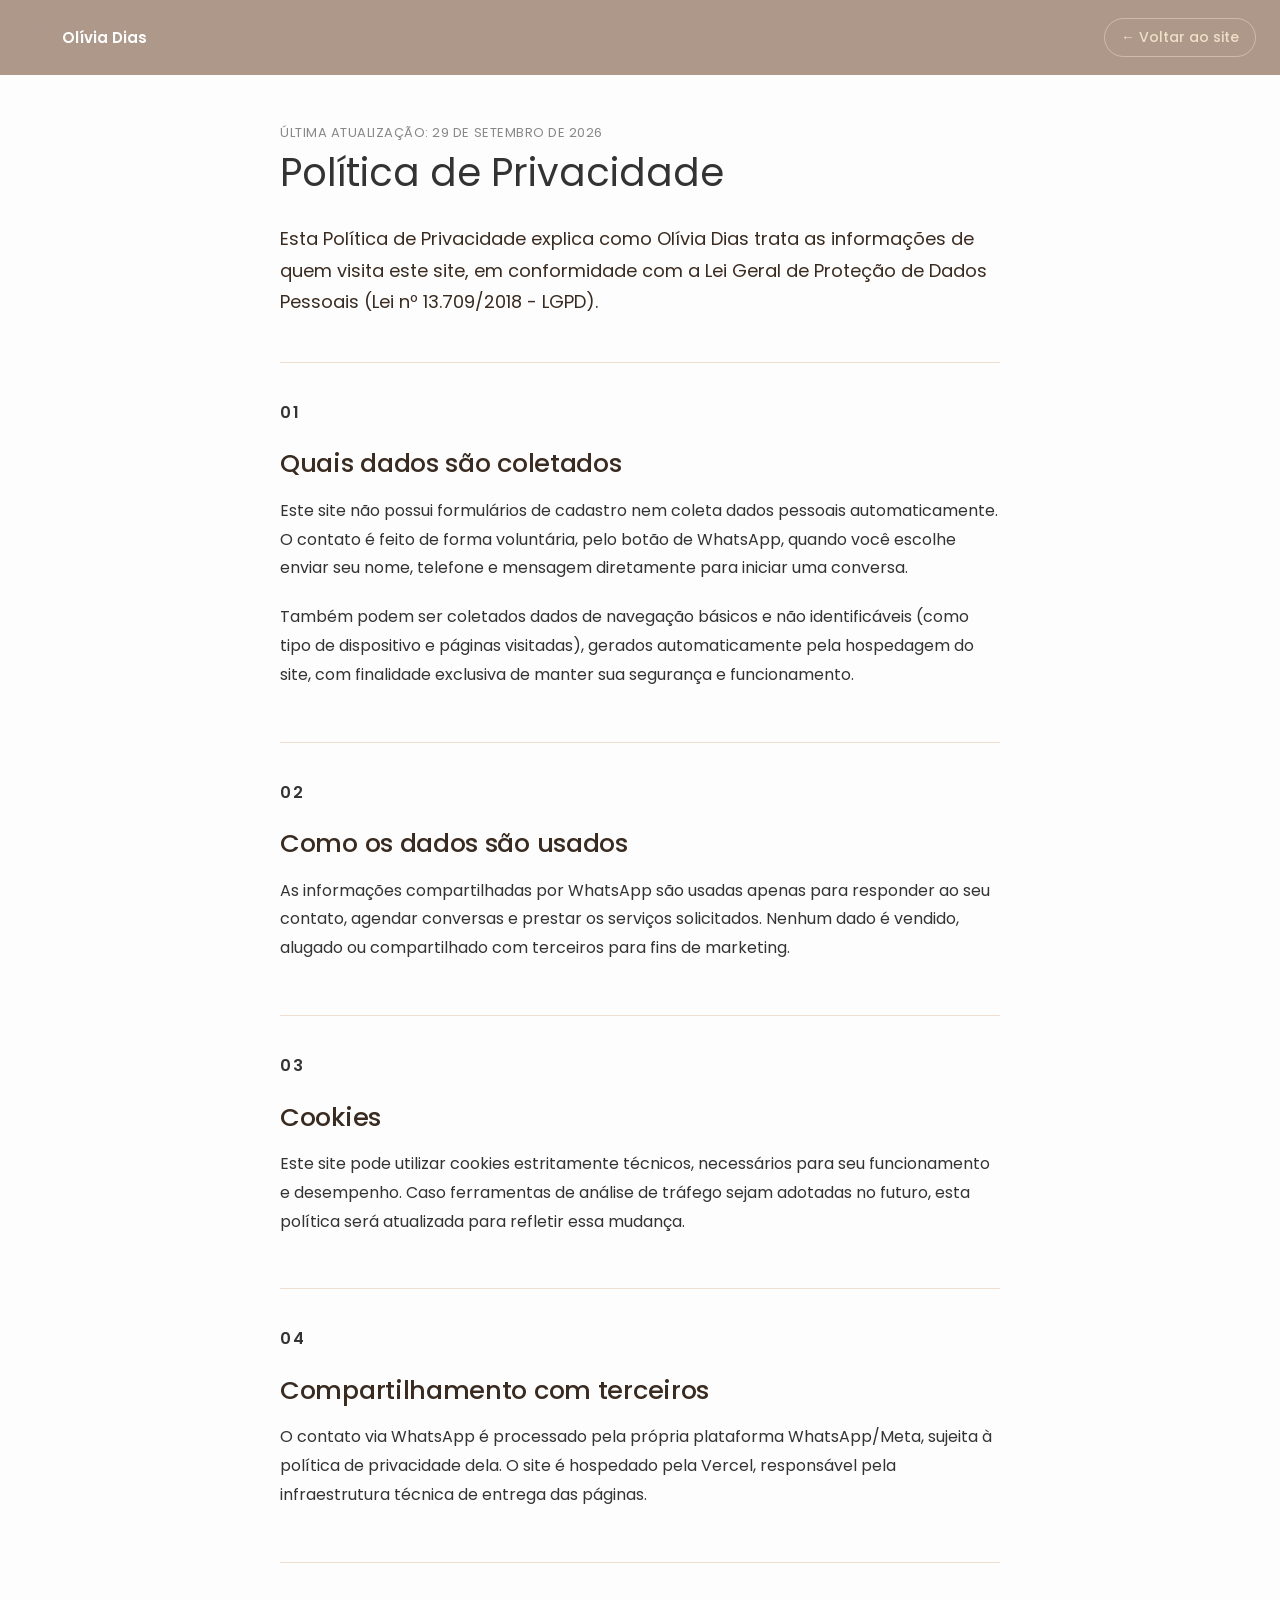
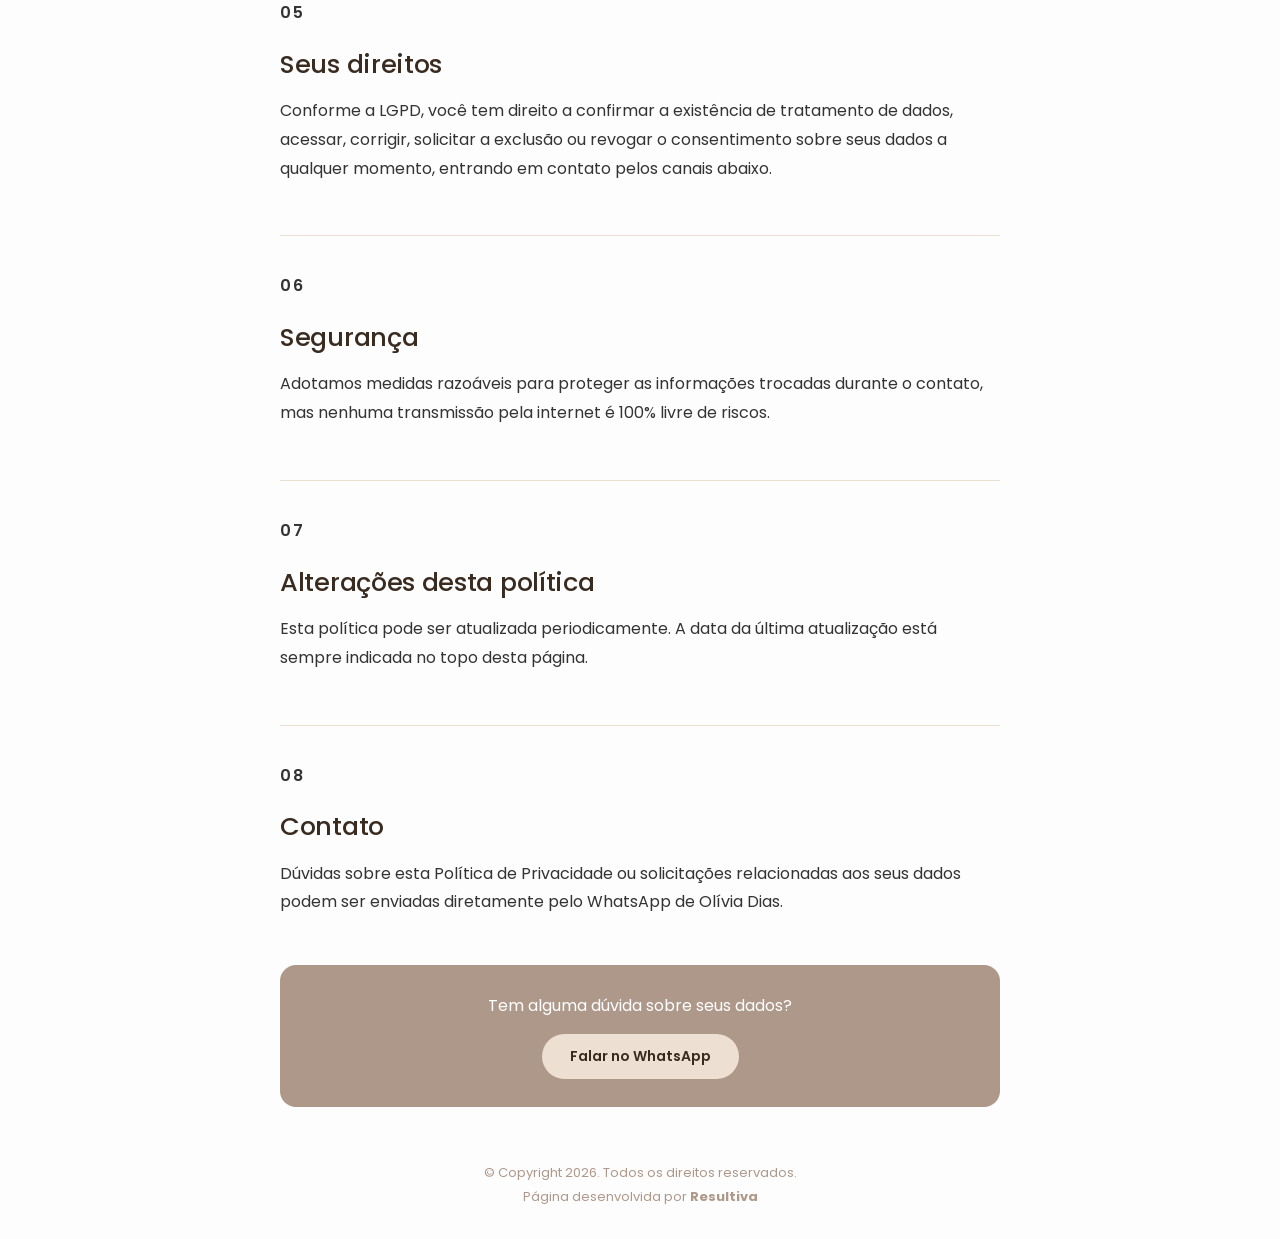
<file: politica-de-privacidade.html>
<!DOCTYPE html>
<html lang="pt-BR"><head>
<meta charset="utf-8"/>
<meta content="width=device-width, initial-scale=1" name="viewport"/>
<meta content="noindex, follow" name="robots"/>
<title>Política de Privacidade | Olívia Dias</title>
<meta content="Política de Privacidade do site de Olívia Dias, pedagoga e especialista em RH." name="description"/>
<link href="/assets/olivia-icon-dark.png" rel="icon" sizes="32x32"/>
<link href="/assets/782b342f846f2900_dxs1xze.css" media="all" rel="stylesheet"/>
<link href="https://fonts.googleapis.com/css2?family=Poppins:wght@300;400;500;600;700&display=swap" rel="stylesheet"/>
<link href="/blog/blog.css" rel="stylesheet"/>
<style>
body.jb-blog-body, .jb-blog-logo, .jb-blog-back, .jb-post-date, .jb-post-cta p, .jb-post-cta-btn, .jb-blog-footer{
  font-family:'Poppins',sans-serif !important;
}
.pp-intro{font-family:'Poppins',sans-serif;font-size:18px;line-height:1.75;color:#3A2B20;}
.pp-sec{margin-top:52px;padding-top:36px;border-top:1px solid #EDE0D3;}
.pp-sec:first-of-type{margin-top:44px;}
.pp-num{
  font-family:'Poppins',sans-serif;font-weight:600;font-size:13px;
  letter-spacing:.14em;text-transform:uppercase;color:#AE988A;
  margin:0 0 10px;
}
.jb-post-content h2.pp-title{
  font-family:'Poppins',sans-serif;font-weight:500;
  font-size:1.6rem;line-height:1.3;letter-spacing:-.3px;
  margin:0 0 16px;color:#3A2B20;
}
.jb-post-content .pp-sec p{font-family:'Poppins',sans-serif;font-size:16px;line-height:1.8;color:#333;}
@media(max-width:600px){
  .pp-intro{font-size:16px;}
  .jb-post-content h2.pp-title{font-size:1.5rem;}
  .pp-sec{margin-top:40px;padding-top:28px;}
}
</style>
</head>
<body class="jb-blog-body">
<header class="jb-blog-header">
<a href="/" class="jb-blog-logo"><img src="/assets/olivia-icon-dark.png" alt="Olívia Dias - Pedagoga e Especialista em RH"/> Olívia Dias</a>
<a href="/" class="jb-blog-back">← Voltar ao site</a>
</header>
<main class="jb-blog-main">
<article class="jb-post">
<p class="jb-post-date">Última atualização: 29 de setembro de 2026</p>
<h1 class="jb-post-title">Política de Privacidade</h1>
<div class="jb-post-content">
<p class="pp-intro">Esta Política de Privacidade explica como Olívia Dias trata as informações de quem visita este site, em conformidade com a Lei Geral de Proteção de Dados Pessoais (Lei nº 13.709/2018 - LGPD).</p>

<section class="pp-sec">
<p class="pp-num">01</p>
<h2 class="pp-title">Quais dados são coletados</h2>
<p>Este site não possui formulários de cadastro nem coleta dados pessoais automaticamente. O contato é feito de forma voluntária, pelo botão de WhatsApp, quando você escolhe enviar seu nome, telefone e mensagem diretamente para iniciar uma conversa.</p>
<p>Também podem ser coletados dados de navegação básicos e não identificáveis (como tipo de dispositivo e páginas visitadas), gerados automaticamente pela hospedagem do site, com finalidade exclusiva de manter sua segurança e funcionamento.</p>
</section>

<section class="pp-sec">
<p class="pp-num">02</p>
<h2 class="pp-title">Como os dados são usados</h2>
<p>As informações compartilhadas por WhatsApp são usadas apenas para responder ao seu contato, agendar conversas e prestar os serviços solicitados. Nenhum dado é vendido, alugado ou compartilhado com terceiros para fins de marketing.</p>
</section>

<section class="pp-sec">
<p class="pp-num">03</p>
<h2 class="pp-title">Cookies</h2>
<p>Este site pode utilizar cookies estritamente técnicos, necessários para seu funcionamento e desempenho. Caso ferramentas de análise de tráfego sejam adotadas no futuro, esta política será atualizada para refletir essa mudança.</p>
</section>

<section class="pp-sec">
<p class="pp-num">04</p>
<h2 class="pp-title">Compartilhamento com terceiros</h2>
<p>O contato via WhatsApp é processado pela própria plataforma WhatsApp/Meta, sujeita à política de privacidade dela. O site é hospedado pela Vercel, responsável pela infraestrutura técnica de entrega das páginas.</p>
</section>

<section class="pp-sec">
<p class="pp-num">05</p>
<h2 class="pp-title">Seus direitos</h2>
<p>Conforme a LGPD, você tem direito a confirmar a existência de tratamento de dados, acessar, corrigir, solicitar a exclusão ou revogar o consentimento sobre seus dados a qualquer momento, entrando em contato pelos canais abaixo.</p>
</section>

<section class="pp-sec">
<p class="pp-num">06</p>
<h2 class="pp-title">Segurança</h2>
<p>Adotamos medidas razoáveis para proteger as informações trocadas durante o contato, mas nenhuma transmissão pela internet é 100% livre de riscos.</p>
</section>

<section class="pp-sec">
<p class="pp-num">07</p>
<h2 class="pp-title">Alterações desta política</h2>
<p>Esta política pode ser atualizada periodicamente. A data da última atualização está sempre indicada no topo desta página.</p>
</section>

<section class="pp-sec">
<p class="pp-num">08</p>
<h2 class="pp-title">Contato</h2>
<p>Dúvidas sobre esta Política de Privacidade ou solicitações relacionadas aos seus dados podem ser enviadas diretamente pelo WhatsApp de Olívia Dias.</p>
</section>
</div>
<div class="jb-post-cta">
<p>Tem alguma dúvida sobre seus dados?</p>
<a class="jb-post-cta-btn" href="https://api.whatsapp.com/send?phone=5521998875924&text=Ol%C3%A1%2C%20tenho%20uma%20d%C3%BAvida%20sobre%20a%20Pol%C3%ADtica%20de%20Privacidade%20do%20site." target="_blank" rel="noopener">Falar no WhatsApp</a>
</div>
</article>
</main>
<footer class="jb-blog-footer">
<p>© Copyright 2026. Todos os direitos reservados.</p>
<p>Página desenvolvida por <strong>Resultiva</strong></p>
</footer>
</body></html>
</file>
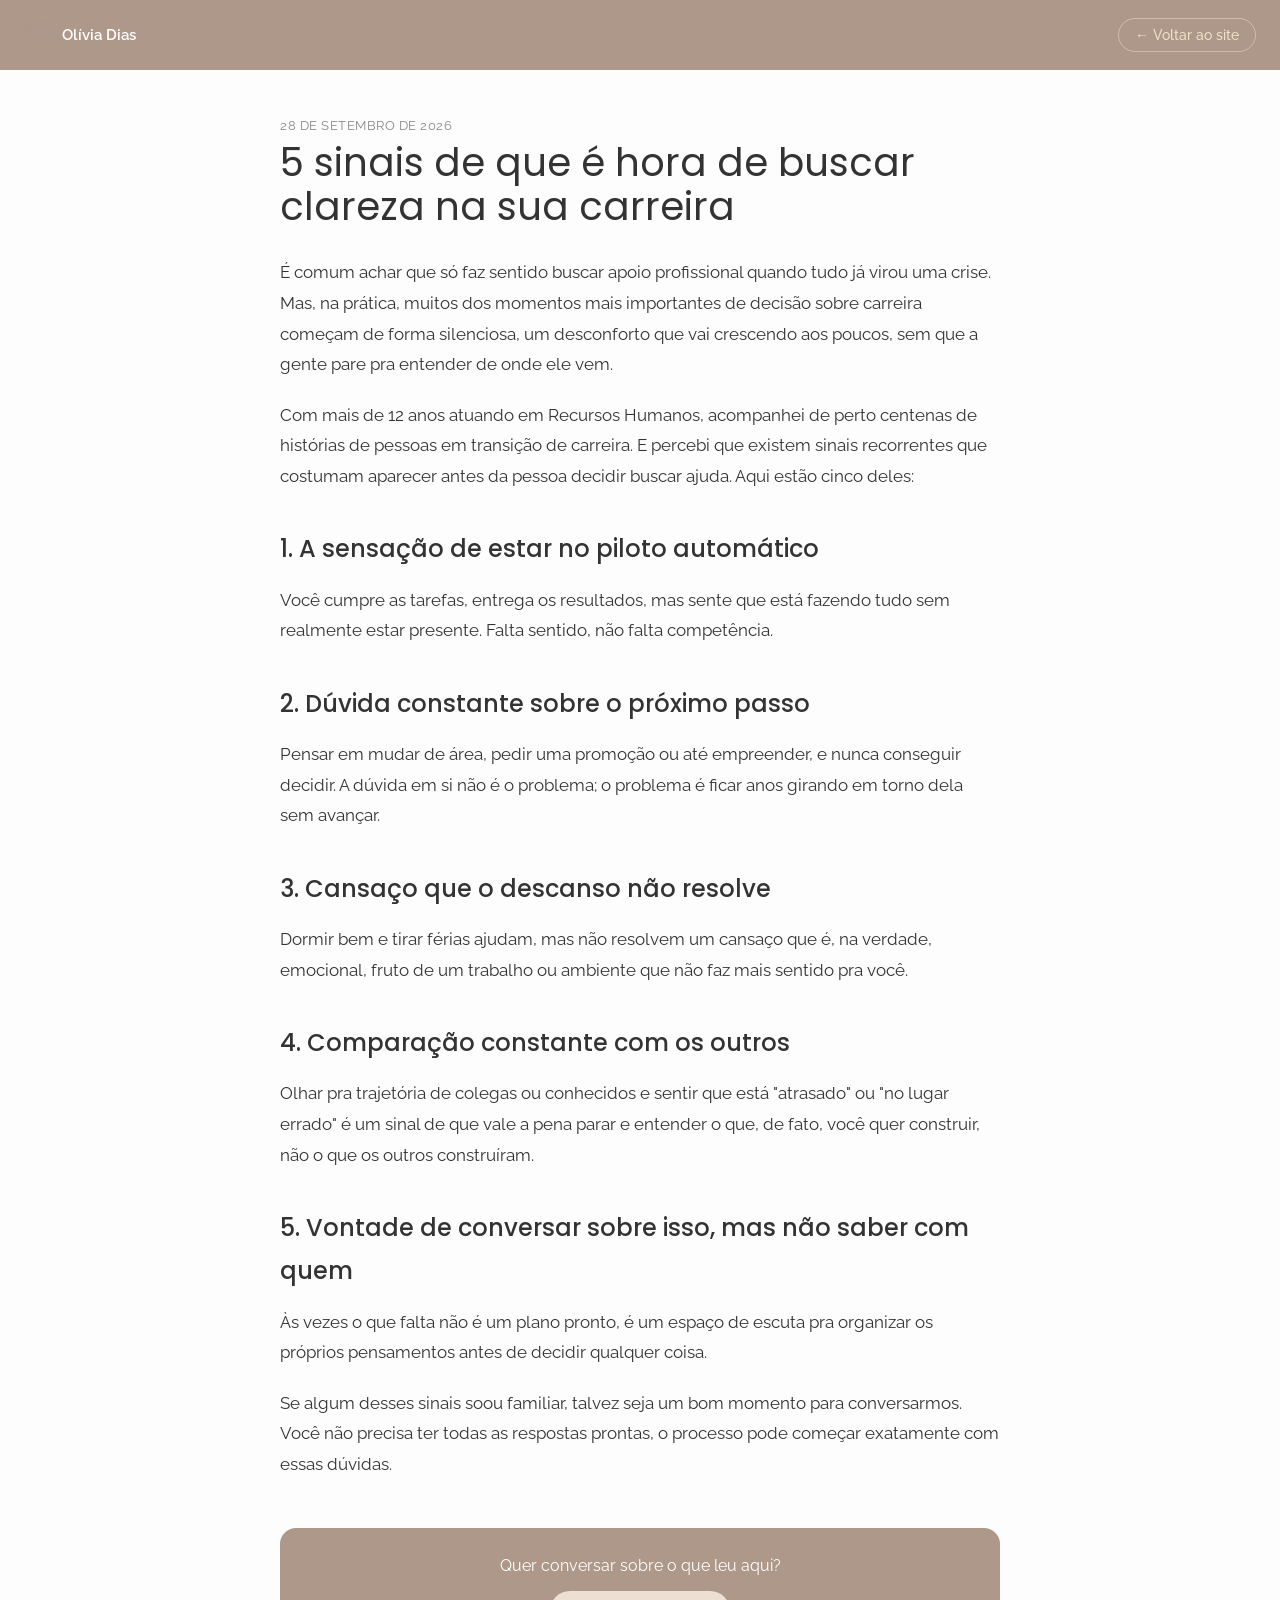
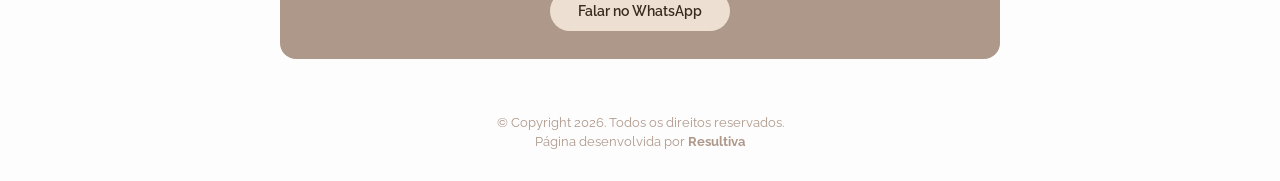
<file: blog/5-sinais-de-que-e-hora-de-buscar-clareza-na-sua-carreira.html>
<!DOCTYPE html>
<html lang="pt-BR"><head>
<meta charset="utf-8"/>
<meta content="width=device-width, initial-scale=1" name="viewport"/>
<meta content="index, follow" name="robots"/>
<title>5 sinais de que é hora de buscar clareza na sua carreira | Blog Olívia Dias</title>
<meta content="Se você tem sentido dúvida, cansaço ou insatisfação com os rumos profissionais, esses sinais podem ajudar a entender o momento que você está vivendo." name="description"/>
<meta content="pt_BR" property="og:locale"/>
<meta content="article" property="og:type"/>
<meta content="5 sinais de que é hora de buscar clareza na sua carreira" property="og:title"/>
<meta content="Se você tem sentido dúvida, cansaço ou insatisfação com os rumos profissionais, esses sinais podem ajudar a entender o momento que você está vivendo." property="og:description"/>
<meta content="Olívia Dias - Pedagoga e Especialista em RH" property="og:site_name"/>

<link href="/assets/olivia-icon-dark.png" rel="icon" sizes="32x32"/>
<link href="/assets/782b342f846f2900_dxs1xze.css" media="all" rel="stylesheet"/>
<link href="https://fonts.googleapis.com/css2?family=Raleway:wght@400;500;600;700&family=Poppins:wght@300;400;500;600;700&display=swap" rel="stylesheet"/>
<link href="/blog/blog.css" rel="stylesheet"/>
</head>
<body class="jb-blog-body">
<header class="jb-blog-header">
<a href="/" class="jb-blog-logo"><img src="/assets/olivia-icon-dark.png" alt="Olívia Dias - Pedagoga e Especialista em RH"/> Olívia Dias</a>
<a href="/" class="jb-blog-back">← Voltar ao site</a>
</header>
<main class="jb-blog-main">
<article class="jb-post">

<p class="jb-post-date">28 de setembro de 2026</p>
<h1 class="jb-post-title">5 sinais de que é hora de buscar clareza na sua carreira</h1>
<div class="jb-post-content"><p>É comum achar que só faz sentido buscar apoio profissional quando tudo já virou uma crise. Mas, na prática, muitos dos momentos mais importantes de decisão sobre carreira começam de forma silenciosa, um desconforto que vai crescendo aos poucos, sem que a gente pare pra entender de onde ele vem.</p><p>Com mais de 12 anos atuando em Recursos Humanos, acompanhei de perto centenas de histórias de pessoas em transição de carreira. E percebi que existem sinais recorrentes que costumam aparecer antes da pessoa decidir buscar ajuda. Aqui estão cinco deles:</p><h2>1. A sensação de estar no piloto automático</h2><p>Você cumpre as tarefas, entrega os resultados, mas sente que está fazendo tudo sem realmente estar presente. Falta sentido, não falta competência.</p><h2>2. Dúvida constante sobre o próximo passo</h2><p>Pensar em mudar de área, pedir uma promoção ou até empreender, e nunca conseguir decidir. A dúvida em si não é o problema; o problema é ficar anos girando em torno dela sem avançar.</p><h2>3. Cansaço que o descanso não resolve</h2><p>Dormir bem e tirar férias ajudam, mas não resolvem um cansaço que é, na verdade, emocional, fruto de um trabalho ou ambiente que não faz mais sentido pra você.</p><h2>4. Comparação constante com os outros</h2><p>Olhar pra trajetória de colegas ou conhecidos e sentir que está "atrasado" ou "no lugar errado" é um sinal de que vale a pena parar e entender o que, de fato, você quer construir, não o que os outros construíram.</p><h2>5. Vontade de conversar sobre isso, mas não saber com quem</h2><p>Às vezes o que falta não é um plano pronto, é um espaço de escuta pra organizar os próprios pensamentos antes de decidir qualquer coisa.</p><p>Se algum desses sinais soou familiar, talvez seja um bom momento para conversarmos. Você não precisa ter todas as respostas prontas, o processo pode começar exatamente com essas dúvidas.</p></div>
<div class="jb-post-cta">
<p>Quer conversar sobre o que leu aqui?</p>
<a class="jb-post-cta-btn" href="https://api.whatsapp.com/send?phone=5521998875924&text=Ol%C3%A1%2C%20li%20o%20artigo%20%225%20sinais%20de%20que%20%C3%A9%20hora%20de%20buscar%20clareza%20na%20sua%20carreira%22%20no%20site%20e%20gostaria%20de%20saber%20mais." target="_blank" rel="noopener">Falar no WhatsApp</a>
</div>
</article>
</main>
<footer class="jb-blog-footer">
<p>© Copyright 2026. Todos os direitos reservados.</p>
<p>Página desenvolvida por <strong>Resultiva</strong></p>
</footer>
</body></html>
</file>
<file: assets/782b342f846f2900_dxs1xze.css>
/*
 * The Typekit service used to deliver this font or fonts for use on websites
 * is provided by Adobe and is subject to these Terms of Use
 * http://www.adobe.com/products/eulas/tou_typekit. For font license
 * information, see the list below.
 *
 * ivypresto-display:
 *   - http://typekit.com/eulas/00000000000000007735e5a6
 *   - http://typekit.com/eulas/00000000000000007735e5a7
 *   - http://typekit.com/eulas/00000000000000007735e5b1
 *
 * © 2009-2026 Adobe Systems Incorporated. All Rights Reserved.
 */
/*{"last_published":"2026-07-30 23:40:23 UTC"}*/

@import url("1c0ff118a4290c99_p.css");

@font-face {
font-family:"ivypresto-display";
src:url("5d68c4f43cf6f641_l.woff2") format("woff2"),url("https://use.typekit.net/af/cc395d/00000000000000007735e5a6/31/d?primer=7cdcb44be4a7db8877ffa5c0007b8dd865b3bbc383831fe2ea177f62257a9191&fvd=n3&v=3") format("woff"),url("https://use.typekit.net/af/cc395d/00000000000000007735e5a6/31/a?primer=7cdcb44be4a7db8877ffa5c0007b8dd865b3bbc383831fe2ea177f62257a9191&fvd=n3&v=3") format("opentype");
font-display:auto;font-style:normal;font-weight:300;font-stretch:normal;
}

@font-face {
font-family:"ivypresto-display";
src:url("https://use.typekit.net/af/072071/00000000000000007735e5a7/31/l?subset_id=2&fvd=i4&v=3") format("woff2"),url("https://use.typekit.net/af/072071/00000000000000007735e5a7/31/d?subset_id=2&fvd=i4&v=3") format("woff"),url("https://use.typekit.net/af/072071/00000000000000007735e5a7/31/a?subset_id=2&fvd=i4&v=3") format("opentype");
font-display:auto;font-style:italic;font-weight:400;font-stretch:normal;
}

@font-face {
font-family:"ivypresto-display";
src:url("45c1dd17d3a940f7_l.woff2") format("woff2"),url("https://use.typekit.net/af/dfabfa/00000000000000007735e5b1/31/d?subset_id=2&fvd=i6&v=3") format("woff"),url("https://use.typekit.net/af/dfabfa/00000000000000007735e5b1/31/a?subset_id=2&fvd=i6&v=3") format("opentype");
font-display:auto;font-style:italic;font-weight:600;font-stretch:normal;
}

.tk-ivypresto-display { font-family: "ivypresto-display",serif; }
</file>
<file: blog/blog.css>
:root{
  --jb-dark-green:#AE988A;
  --jb-dark-brown:#311507;
  --jb-cream:#EDE0D3;
  --jb-cream-text:#3A2B20;
  --jb-bg:#FDFDFD;
  --jb-text:#333333;
  --jb-heading:#333333;
}
*{box-sizing:border-box;}
body.jb-blog-body{
  margin:0;
  background:var(--jb-bg);
  color:var(--jb-text);
  font-family:'Raleway',sans-serif;
}
.jb-blog-header{
  display:flex;align-items:center;justify-content:space-between;
  padding:18px 24px;background:var(--jb-dark-green);
}
.jb-blog-logo{
  display:flex;align-items:center;gap:10px;
  color:#fff;text-decoration:none;font-weight:600;font-size:15px;
}
.jb-blog-logo img{height:32px;width:auto;display:block;}
.jb-blog-back{
  color:#F0E0C7;text-decoration:none;font-size:14px;font-weight:500;
  border:1px solid rgba(240,224,199,0.5);padding:8px 16px;border-radius:100px;
  transition:background .2s;
}
.jb-blog-back:hover{background:rgba(240,224,199,0.12);}
.jb-blog-main{max-width:760px;margin:0 auto;padding:48px 20px 24px;}
.jb-post-cover{width:100%;border-radius:16px;margin-bottom:28px;display:block;object-fit:cover;max-height:420px;}
.jb-post-date{color:#888;font-size:13px;letter-spacing:.04em;text-transform:uppercase;margin:0 0 8px;}
.jb-post-title{
  font-family:'Poppins',sans-serif;font-weight:400;color:var(--jb-heading);
  font-size:2.4rem;line-height:1.15;margin:0 0 28px;
}
.jb-post-content{font-size:17px;line-height:1.8;color:var(--jb-text);}
.jb-post-content p{margin:0 0 20px;}
.jb-post-content h2{font-family:'Poppins',sans-serif;font-weight:500;font-size:1.5rem;margin:36px 0 14px;color:var(--jb-heading);}
.jb-post-content h3{font-family:'Poppins',sans-serif;font-weight:500;font-size:1.2rem;margin:28px 0 12px;color:var(--jb-heading);}
.jb-post-content ul,.jb-post-content ol{margin:0 0 20px;padding-left:24px;}
.jb-post-content a{color:var(--jb-dark-green);}
.jb-post-content img{max-width:100%;border-radius:12px;}
.jb-post-cta{
  margin-top:48px;padding:28px;border-radius:16px;background:var(--jb-dark-green);
  text-align:center;
}
.jb-post-cta p{color:#fff;margin:0 0 16px;font-size:16px;}
.jb-post-cta-btn{
  display:inline-block;background:var(--jb-cream);color:var(--jb-cream-text);
  padding:12px 28px;border-radius:100px;text-decoration:none;font-weight:600;font-size:14px;
}
.jb-blog-footer{
  text-align:center;padding:28px 20px;color:var(--jb-dark-green);font-size:13px;
}
.jb-blog-footer p{margin:4px 0;}
@media(max-width:600px){
  .jb-post-title{font-size:1.8rem;}
  .jb-blog-main{padding:32px 16px 16px;}
}
</file>
